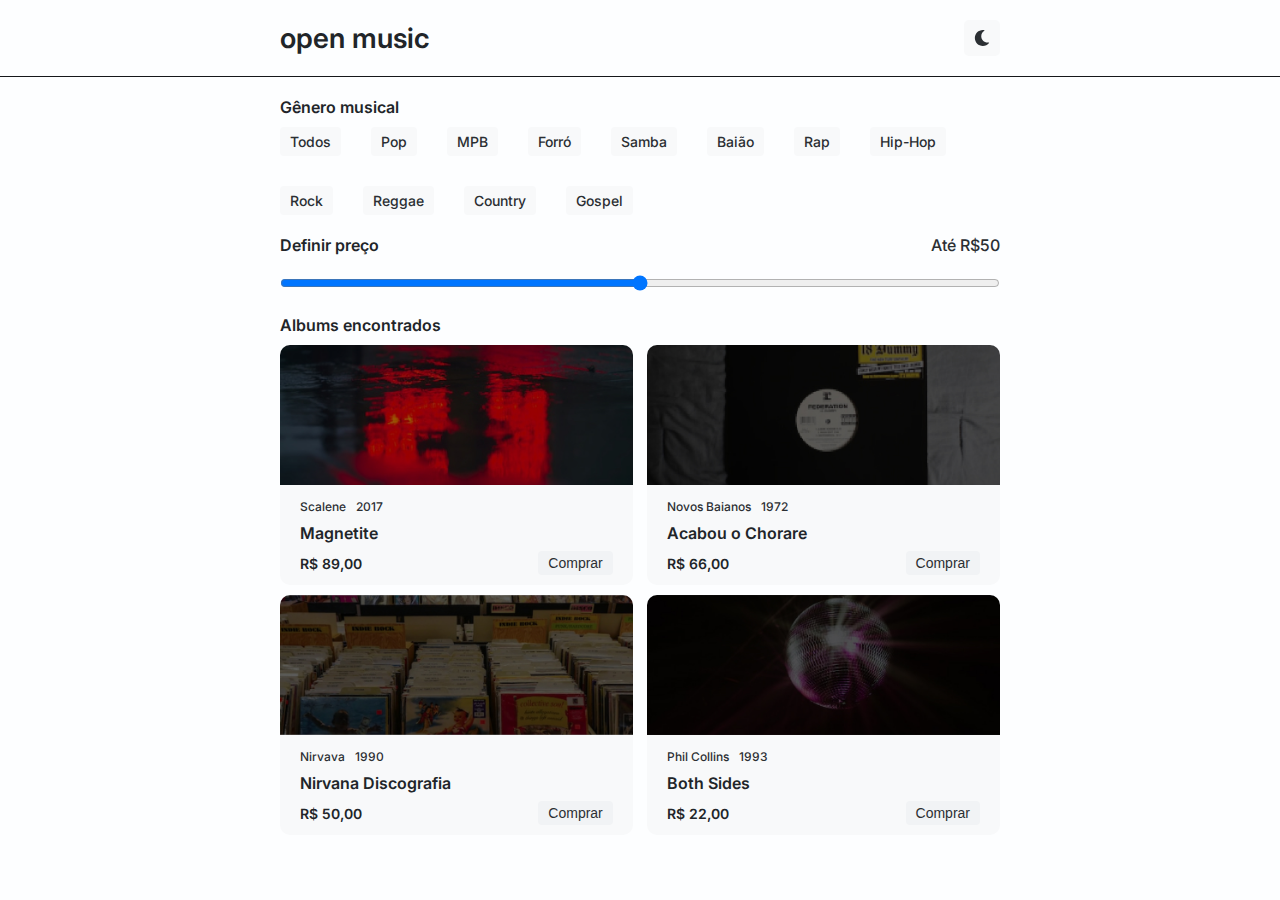
<file: index.html>
<!DOCTYPE html>
<html lang="pt-br">
  <head>
    <meta charset="UTF-8" />
    <meta http-equiv="X-UA-Compatible" content="IE=edge" />
    <meta name="viewport" content="width=device-width, initial-scale=1.0" />
    <link rel="stylesheet" href="src/styles/globalStyles.css" />
    <link rel="stylesheet" href="src/styles/buttons.css" />
    <link rel="stylesheet" href="src/styles/musicCards.css" />
    <link rel="stylesheet" href="src/styles/home.css" />
    <script defer src="src/scripts/theme.js"></script>
    <script defer src="src/scripts/productsData.js"></script>
    <script defer src="src/scripts/index.js"></script>
    <title>Open Music</title>
  </head>

  <body>
    <header>
      <div class="container flex header-page">
        <h1 class="page-name">open music</h1>
        <button class="flex button-mode" id="button-dk-mode">
          <img src="src/img/moon.svg" alt="Icone do botão" id="button-icon" />
        </button>
      </div>
    </header>

    <main class="container flex main-container">
      <section>
        <div class="flex genre-container">
          <h2>Gênero musical</h2>
          <ul class="flex genre-list">
            <li class="music-genre">Todos</li>
            <li class="music-genre">Pop</li>
            <li class="music-genre">MPB</li>
            <li class="music-genre">Forró</li>
            <li class="music-genre">Samba</li>
            <li class="music-genre">Baião</li>
            <li class="music-genre">Rap</li>
            <li class="music-genre">Hip-Hop</li>
            <li class="music-genre">Rock</li>
            <li class="music-genre">Reggae</li>
            <li class="music-genre">Country</li>
            <li class="music-genre">Gospel</li>
          </ul>
        </div>
      </section>

      <section>
        <div class="flex title-price">
          <h2>Definir preço</h2>
          <p class="range-value" id="show-result"></p>
        </div>
        <input
          type="range"
          id="price-value"
          name="music-price"
          min="0"
          max="100"
        />
      </section>

      <section class="flex cards-container">
        <h2>Albums encontrados</h2>
        <ul class="flex albums-list" id="cards-list"></ul>
      </section>
    </main>
  </body>
</html>
</file>
<file: src/styles/globalStyles.css>
@import url("https://fonts.googleapis.com/css2?family=Inter:wght@400;500;600;700&family=Nunito:wght@600&display=swap");

* {
  margin: 0;
  padding: 0;
  box-sizing: border-box;
  list-style: none;
}

:root {
  --color-brand-1: #9747ff;
  --color-grey-0: #15171a;
  --color-grey-1: #212529;
  --color-grey-2: #2b2f33;
  --color-grey-3: #868e96;
  --color-grey-4: #adb5bd;
  --color-grey-5: #ced4da;
  --color-grey-6: #dee2e6;
  --color-grey-7: #f1f3f5;
  --color-grey-8: #f8f9fa;
  --color-grey-9: #fdfeff;

  --color-disable-fixed: #212529;
  --color-actived-fixed: #2b2f33;
  --color-white-fixed: #ffffff;

  --font-1: 1.75rem;
  --font-2: 1rem;
  --font-3: 0.875rem;
  --font-4: 0.75rem;

  --radius-1: 0.25rem;
  --container: 45rem;
}

.dark-mode:root {
  --color-grey-9: #15171a;
  --color-grey-8: #212529;
  --color-grey-7: #2b2f33;
  --color-grey-6: #868e96;
  --color-grey-5: #adb5bd;
  --color-grey-4: #ced4da;
  --color-grey-3: #dee2e6;
  --color-grey-2: #f1f3f5;
  --color-grey-1: #f8f9fa;
  --color-grey-0: #fdfeff;
}

body {
  font-family: "Inter", sans-serif;
  font-style: normal;
  -webkit-font-smoothing: antialiased;
  background-color: var(--color-grey-9);
}

.container {
  width: var(--container);
  max-width: 100%;
  padding: 0 1rem;
  margin: 0 auto;
}

.flex {
  display: flex;
}
</file>
<file: src/styles/buttons.css>
.music-genre {
  background-color: var(--color-grey-8);
  color: var(--color-grey-2);
  padding: 6px 10px;
  border-radius: var(--radius-1);
  cursor: pointer;
  font-weight: 500;
  font-size: var(--font-3);
}

.music-genre:hover {
  background-color: var(--color-grey-2);
  color: var(--color-grey-8);
}

.button-mode {
  width: 36px;
  height: 36px;
  border-radius: 5px;
  border: none;
  cursor: pointer;
  align-items: center;
  justify-content: center;
  background-color: var(--color-grey-8);
}

.buy-button {
  padding: 4px 10px;
  background-color: var(--color-grey-7);
  border: none;
  border-radius: var(--radius-1);
  font-weight: 500;
  font-size: var(--font-3);
  color: var(--color-grey-2);
  cursor: pointer;
}

.buy-button:hover {
  background-color: var(--color-grey-2);
  color: var(--color-grey-7);
}
</file>
<file: src/styles/musicCards.css>
.product-card {
    width: 49%;
    height: 240px;
    background-color: var(--color-grey-8);
    border-radius: 10px;
}

.img-container {
    width: 100%;
    height: 60%;
    position: relative;
}

.img-container>img {
    width: 100%;
    border-radius: 10px 10px 0 0;
    position: absolute;
    top: 0;
    left: 0;
}

.details-container {
    width: 100%;
    height: 40%;
    padding: 10px 20px;
    flex-direction: column;
    justify-content: space-between;
    gap: 5px;
}

.band-age {
    gap: 10px;
}

.value-buy {
    width: 100%;
    justify-content: space-between;
    align-items: center;
}

.band-title,
.album-age {
    font-weight: 500;
    font-size: var(--font-4);
    color: var(--color-grey-2);
}

.album-name {
    font-weight: 600;
    font-size: var(--font-2);
    color: var(--color-grey-1);
}

.album-value {
    font-weight: 600;
    font-size: var(--font-3);
    color: var(--color-grey-1);
}
</file>
<file: src/styles/home.css>
header {
    border-bottom: 1px solid var(--color-grey-0);
}

.page-name {
    color: var(--color-grey-1);
    font-weight: 600;
    font-size: var(--font-1);
}

h2 {
    color: var(--color-grey-1);
    font-weight: 600;
    font-size: var(--font-2);
}

.header-page {
    justify-content: space-between;
    align-items: center;
    padding: 20px 0;
}

.main-container {
    padding: 20px 0;
    flex-direction: column;
    gap: 20px;
}

.genre-container {
    flex-direction: column;
    gap: 10px;
}

.genre-list {
    gap: 30px;
    flex-wrap: wrap;
}

.title-price {
    align-items: center;
    justify-content: space-between;
    padding-bottom: 20px;
}

.range-value {
    color: var(--color-grey-2);
    font-weight: 500;
    font-size: var(--font-2);
}

.cards-container {
    flex-direction: column;
    gap: 10px;
}

#price-value {
    width: 100%;
}

.albums-list {
    flex-wrap: wrap;
    justify-content: space-between;
    gap: 10px;
}
</file>
